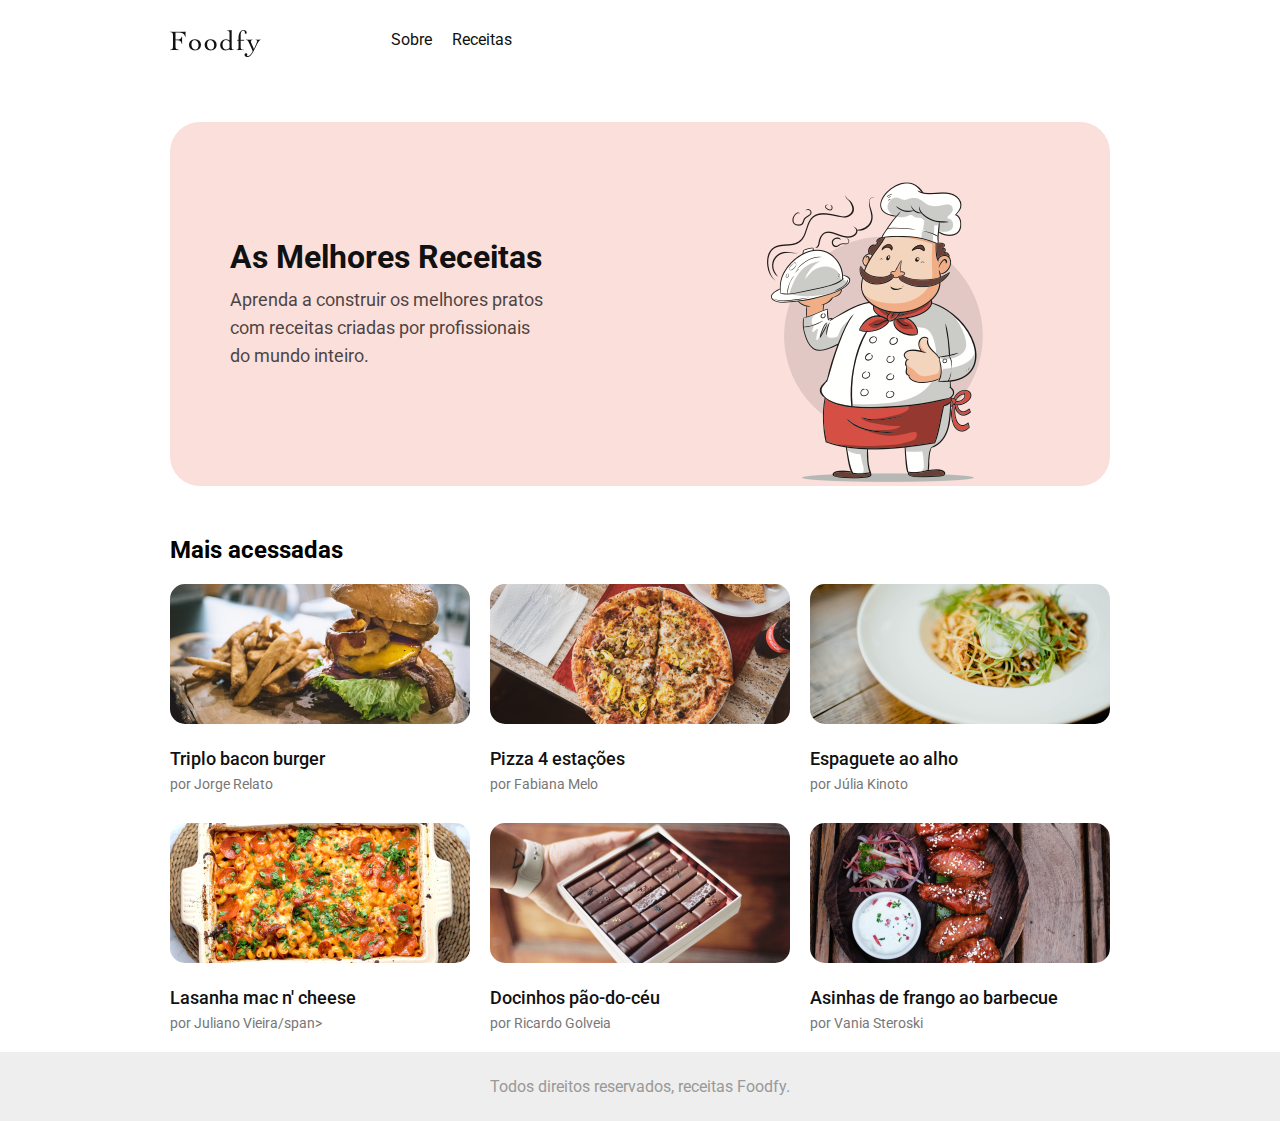
<file: index.html>
<!DOCTYPE html>
<html lang="en">

<head>
  <meta charset="UTF-8">
  <meta name="viewport" content="width=device-width, initial-scale=1.0">
  <title>Foodfy</title>
  <link rel="stylesheet" href="./css/styles.css">
  <meta name="description" content="Um site muito legal">
</head>

<body>
  <header>
    <div class="wrapper">
      <nav>
        <div class="logo">
          <a><img src="./img/logo.png" alt=""></a>
        </div>
        <ul class="menu">
          <li><a href="about.html" class="menu-item">Sobre</a></li>
          <li><a href="foods.html" class="menu-item">Receitas</a></li>
        </ul>
      </nav>
    </div>
  </header>

  <section class="hero">
    <div class="wrapper">
      <div class="hero-content">
        <div class="hero-info">
          <h1>As Melhores Receitas</h1>
          <p>Aprenda a construir os melhores pratos
            com receitas criadas por profissionais
            do mundo inteiro.</p>
        </div>
        <div class="hero-image">
          <img src="./img/chef.png" alt="Chef Foodfy">
        </div>
      </div>
    </div>
  </section>

  <section class="best-acess">
    <div class="wrapper">
      <div class="best-acess-content">
        <h3>Mais acessadas</h3>
        <div class="foods">

          <article class="food">
            <div class="food-image">
              <img src="./img/burger.png" alt="Burguer">
            </div>
            <div class="food-content">
              <p class="food-name">Triplo bacon burger</p>
              <span class="food-author">por Jorge Relato</span>
            </div>
          </article>

          <article class="food">
            <div class="food-image">
              <img src="./img/pizza.png" alt="Pizza">
            </div>
            <div class="food-content">
              <p class="food-name">Pizza 4 estações</p>
              <span class="food-author">por Fabiana Melo</span>
            </div>
          </article>

          <article class="food">
            <div class="food-image">
              <img src="./img/espaguete.png" alt="">
            </div>
            <div class="food-content">
              <p class="food-name">Espaguete ao alho</p>
              <span class="food-author">por Júlia Kinoto</span>
            </div>
          </article>

          <article class="food">
            <div class="food-image">
              <img src="./img/lasanha.png" alt="Lasanha">
            </div>
            <div class="food-content">
              <p class="food-name">Lasanha mac n' cheese</p>
              <span class="food-author">por Juliano Vieira/span>
            </div>
          </article>

          <article class="food">
            <div class="food-image">
              <img src="./img/doce.png" alt="Docinhos">
            </div>
            <div class="food-content">
              <p class="food-name">Docinhos pão-do-céu</p>
              <span class="food-author">por Ricardo Golveia</span>
            </div>
          </article>

          <article class="food">
            <div class="food-image">
              <img src="./img/asinhas.png" alt="Asinhas">
            </div>
            <div class="food-content">
              <p class="food-name">Asinhas de frango ao barbecue</p>
              <span class="food-author">por Vania Steroski</span>
            </div>
          </article>

        </div>
      </div>
    </div>
  </section>
  <footer>
    <p>Todos direitos reservados, receitas Foodfy.</p>
  </footer>
  <script src="./scripts.js"></script>
</body>

</html>
</file>
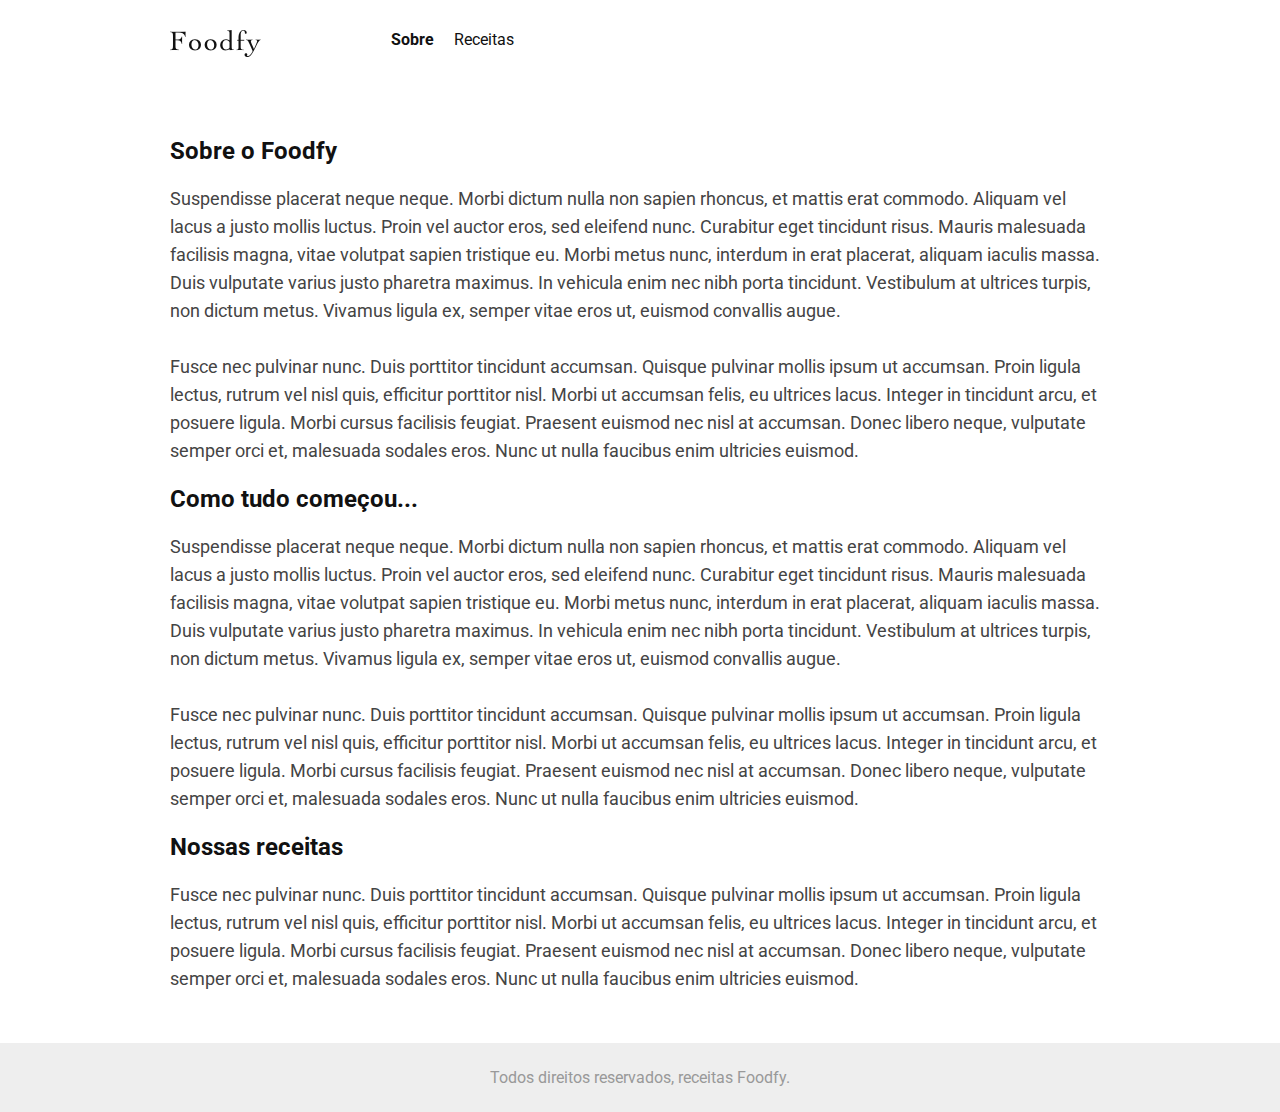
<file: about.html>
<!DOCTYPE html>
<html lang="en">

<head>
  <meta charset="UTF-8">
  <meta name="viewport" content="width=device-width, initial-scale=1.0">
  <title>Foodfy</title>
  <link rel="stylesheet" href="./css/styles.css">
  <meta name="description" content="Um site muito legal">
</head>

<body>
  <header>
    <div class="wrapper">
      <nav>
        <div class="logo">
          <a><img src="./img/logo.png" alt=""></a>
        </div>
        <ul class="menu">
          <li><a href="about.html" class="menu-item active">Sobre</a></li>
          <li><a href="foods.html" class="menu-item">Receitas</a></li>
        </ul>
      </nav>
    </div>
  </header>
  <section class="about">
    <div class="wrapper">
      <div class="about-content">
        <h2 class="about-title">Sobre o Foodfy</h2>
        <p class="about-content">
          Suspendisse placerat neque neque. Morbi dictum nulla non sapien rhoncus, et mattis erat commodo. Aliquam vel lacus a justo mollis luctus. Proin vel auctor eros, sed eleifend nunc. Curabitur eget tincidunt risus. Mauris malesuada facilisis magna, vitae volutpat sapien tristique eu. Morbi metus nunc, interdum in erat placerat, aliquam iaculis massa. Duis vulputate varius justo pharetra maximus. In vehicula enim nec nibh porta tincidunt. Vestibulum at ultrices turpis, non dictum metus. Vivamus ligula ex, semper vitae eros ut, euismod convallis augue.
          <br><br>
          Fusce nec pulvinar nunc. Duis porttitor tincidunt accumsan. Quisque pulvinar mollis ipsum ut accumsan. Proin ligula lectus, rutrum vel nisl quis, efficitur porttitor nisl. Morbi ut accumsan felis, eu ultrices lacus. Integer in tincidunt arcu, et posuere ligula. Morbi cursus facilisis feugiat. Praesent euismod nec nisl at accumsan. Donec libero neque, vulputate semper orci et, malesuada sodales eros. Nunc ut nulla faucibus enim ultricies euismod.
        </p>
        <h2 class="about-title">Como tudo começou...</h2>
        <p class="about-content">
          Suspendisse placerat neque neque. Morbi dictum nulla non sapien rhoncus, et mattis erat commodo. Aliquam vel lacus a justo mollis luctus. Proin vel auctor eros, sed eleifend nunc. Curabitur eget tincidunt risus. Mauris malesuada facilisis magna, vitae volutpat sapien tristique eu. Morbi metus nunc, interdum in erat placerat, aliquam iaculis massa. Duis vulputate varius justo pharetra maximus. In vehicula enim nec nibh porta tincidunt. Vestibulum at ultrices turpis, non dictum metus. Vivamus ligula ex, semper vitae eros ut, euismod convallis augue.
          <br><br>
          Fusce nec pulvinar nunc. Duis porttitor tincidunt accumsan. Quisque pulvinar mollis ipsum ut accumsan. Proin ligula lectus, rutrum vel nisl quis, efficitur porttitor nisl. Morbi ut accumsan felis, eu ultrices lacus. Integer in tincidunt arcu, et posuere ligula. Morbi cursus facilisis feugiat. Praesent euismod nec nisl at accumsan. Donec libero neque, vulputate semper orci et, malesuada sodales eros. Nunc ut nulla faucibus enim ultricies euismod.
        </p>
      </div>
      <h2 class="about-title">Nossas receitas</h2>
      <p class="about-content">
        Fusce nec pulvinar nunc. Duis porttitor tincidunt accumsan. Quisque pulvinar mollis ipsum ut accumsan. Proin ligula lectus, rutrum vel nisl quis, efficitur porttitor nisl. Morbi ut accumsan felis, eu ultrices lacus. Integer in tincidunt arcu, et posuere ligula. Morbi cursus facilisis feugiat. Praesent euismod nec nisl at accumsan. Donec libero neque, vulputate semper orci et, malesuada sodales eros. Nunc ut nulla faucibus enim ultricies euismod.
      </p>
    </div>
    </div>
  </section>
  <footer>
    <p>Todos direitos reservados, receitas Foodfy.</p>
  </footer>
  <script src="./scripts.js"></script>
</body>

</html>
</file>
<file: css/styles.css>
@import url('https://fonts.googleapis.com/css?family=Roboto:400,700&display=swap');

:root {
  --pink-color: #FBDFDB;
  --title-color: #111111;
  --paragraph-color: #000000;
  --subtitle-color: #777777;
  --copyright-color: #999999;
  --footer-color: #EEEEEE;
  --about-paragraph-color: #444444;
  --close-modal-color: #999999;
}

* {
  margin: 0;
  padding: 0;
  border: 0;
}

body {
  font-family: 'Roboto', sans-serif;
}

.wrapper {
  max-width: 940px;
  margin: 0 auto;
}

header {
  padding: 30px 0;
}

nav {
  display: flex;
}

.logo {
  font-size: 30px;
  letter-spacing: 1px;
  line-height: 19px;
}

.menu {
  list-style: none;
  display: flex;
  margin-left: 120px;
}

.menu-item {
  margin: 0 10px;
  font-size: 16px;
  line-height: 19px;
  color: var(--title-color);
  text-decoration: none;
}
.menu-item.active {
  font-weight: bold;
}

.hero-content {
  background-color: var(--pink-color);
  border-radius: 30px;
  display: grid;
  grid-template-columns: 1fr 1fr;
  margin-top: 35px;
}
.hero-info {
  padding: 30px 0;
  display: flex;
  flex-direction: column;
  justify-content: center;
}
.hero-content h1 {
  font-size: 32px;
  color: var(--title-color);
  margin-left: 60px;
  font-weight: bold;
  margin-bottom: 10px;
}
.hero-content p {
  color: var(--paragraph-color);
  opacity: 0.7;
  font-size: 18px;
  max-width: 320px;
  margin-left: 60px;
  line-height: 28px;
}
.hero-image {
  text-align: center;
  margin-top: 60px;
}

.best-acess {
  margin-top: 50px;
}

.best-acess h3 {
  font-size: 24px;
}

.foods {
  margin: 20px 0;
  display: grid;
  grid-template-columns: 1fr 1fr 1fr;
  gap: 30px 20px;
}
.food-image {
  border-radius: 15px;
}
.food-image img {
  width: 100%;
  border-radius: 15px;
}
.food-content {
  margin-top: 20px;
}

.food-name {
  color: var(--title-color);
  margin-bottom: 5px;
  font-size: 18px;
  font-weight: 500;
}

.food-author {
  color: var(--subtitle-color);
  font-size: 14px;
}

footer {
  padding: 25px 0;
  background-color: var(--footer-color);
  color: var(--copyright-color);
  text-align: center;
}

/* === ABOUT === */
.about {
  margin: 50px 0;
}
.about-title {
  font-size: 24px;
  color: var(--title-color);
  margin: 20px 0;
}
.about-content {
  font-size: 18px;
  line-height: 28px;
  color: var(--about-paragraph-color);
}
/* === MODAL === */
.modal-overlay {
  width: 100%;
  height: 100%;
  position: fixed;
  background: rgba(0, 0, 0, 0.8);
  top: 0;
  opacity: 0;
  visibility: hidden;
}
.modal-overlay.active {
  opacity: 1;
  visibility: visible;
}

.modal {
  width: 660px;
  margin: 20vh auto;
  background: white;
  border-radius: 16px;
  text-align: center;
}
.modal-image {
  margin: 10px 0;
}
.modal-image img {
  margin-top: 20px;
  border-radius: 15px;
  width: 600px;
}
.modal .food-name {
  font-size: 24px;
}
.modal .food-author {
  font-size: 18px;
}
.modal-close {
  padding: 60px 0 30px 0;
}
.modal-close p {
  font-size: 16px;
  color: var(--close-modal-color);
  cursor: pointer;
}
</file>
